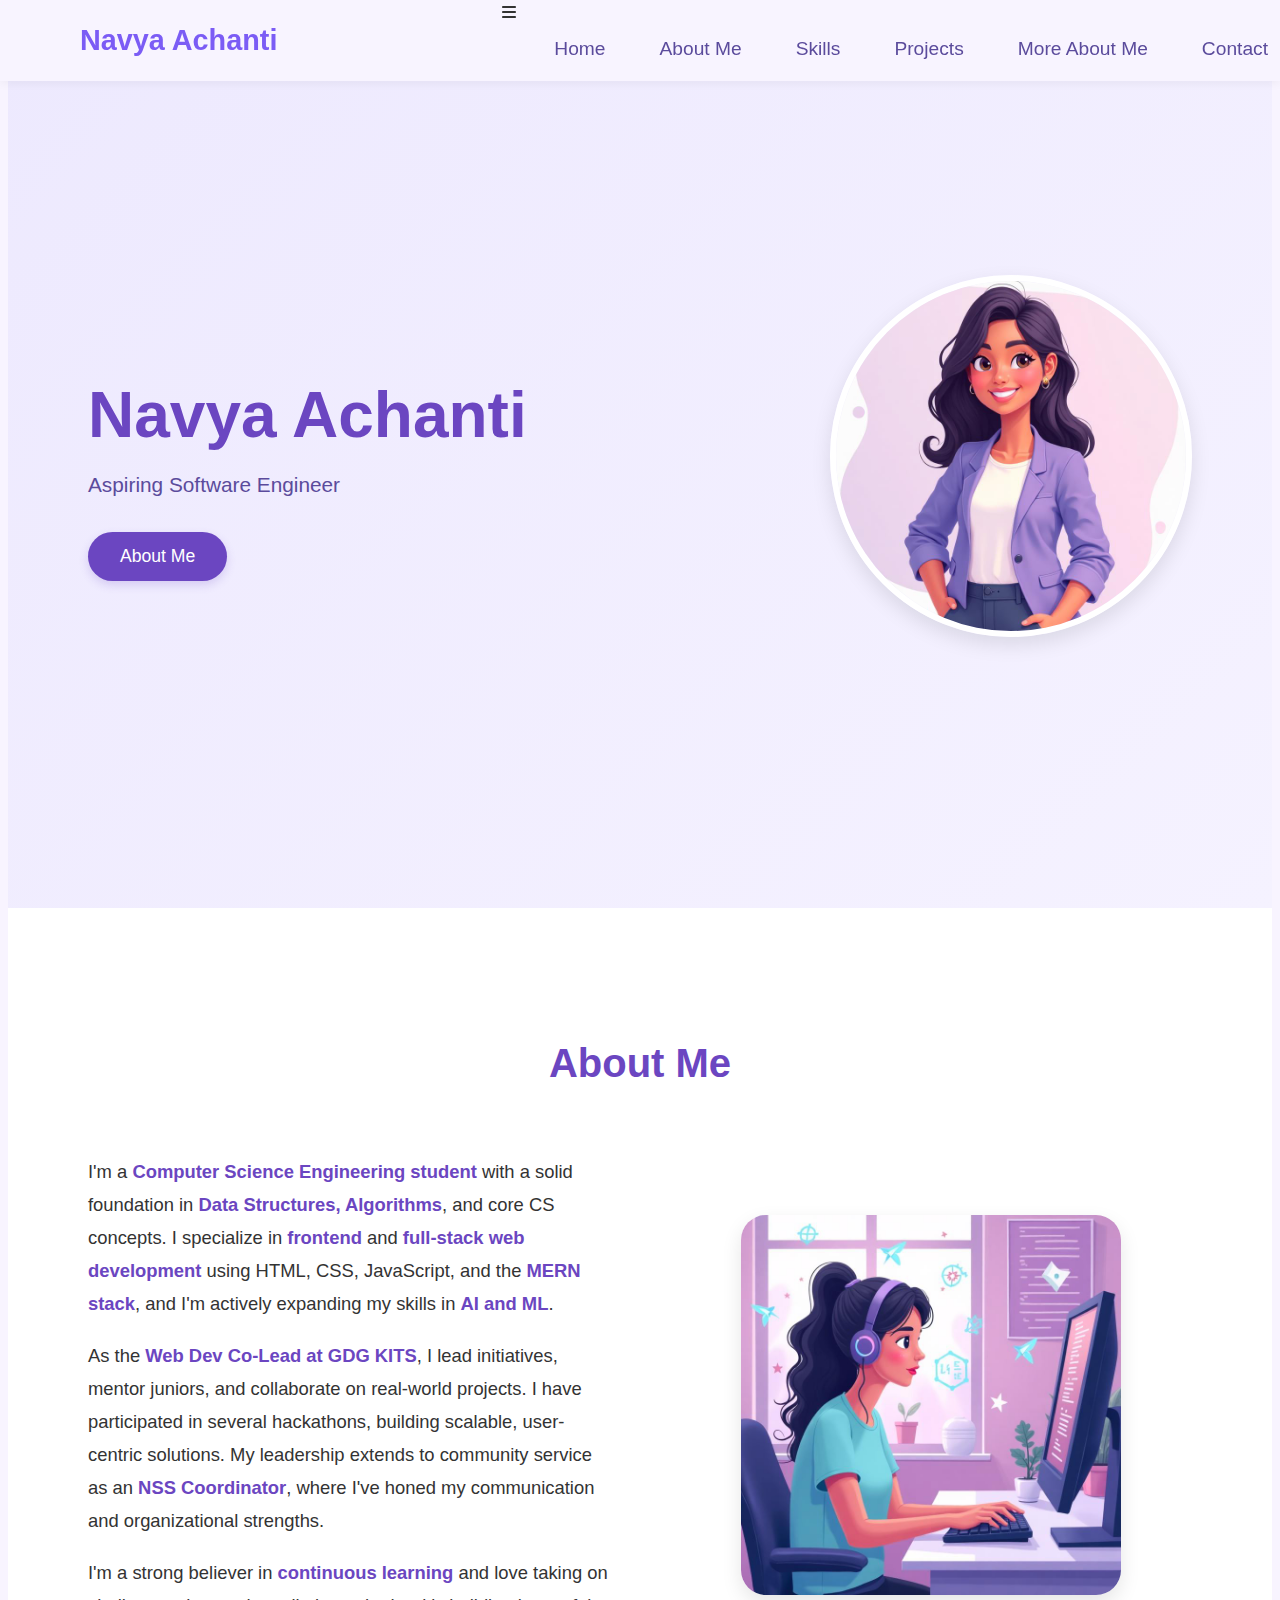
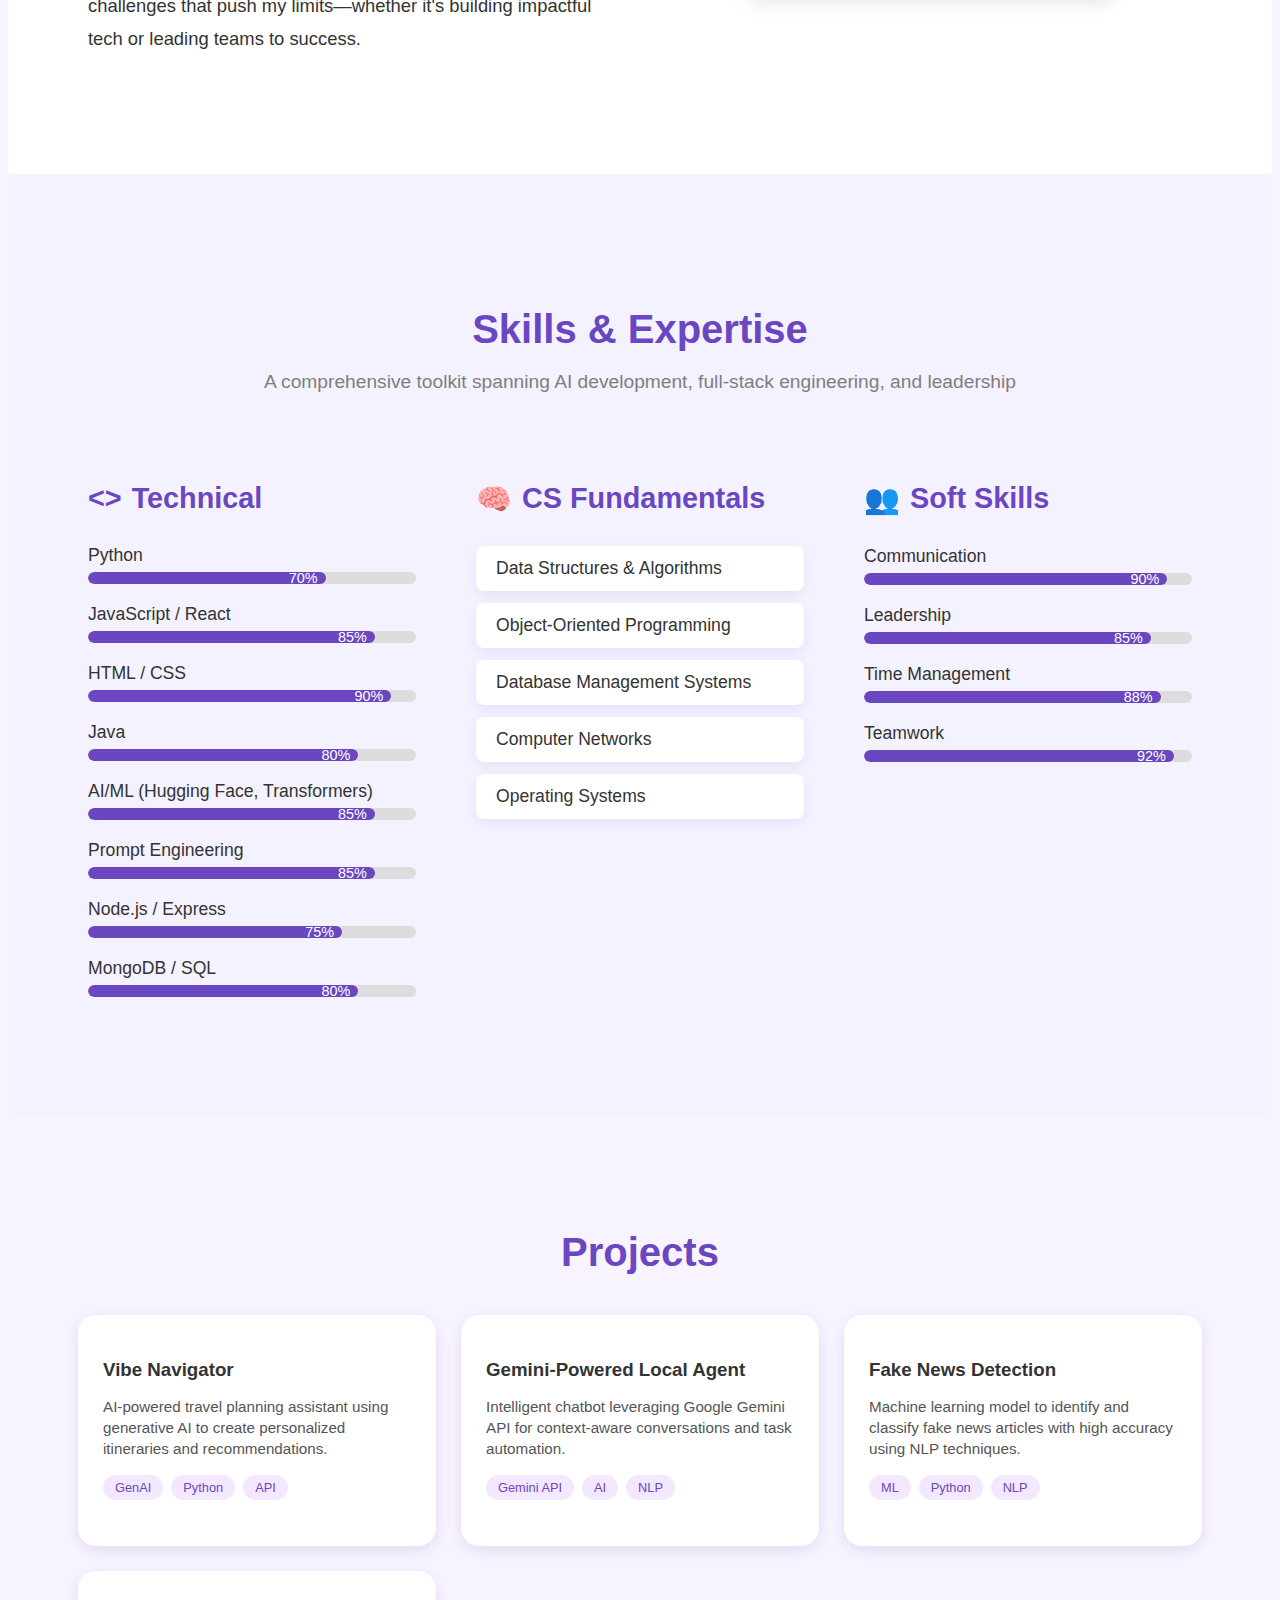
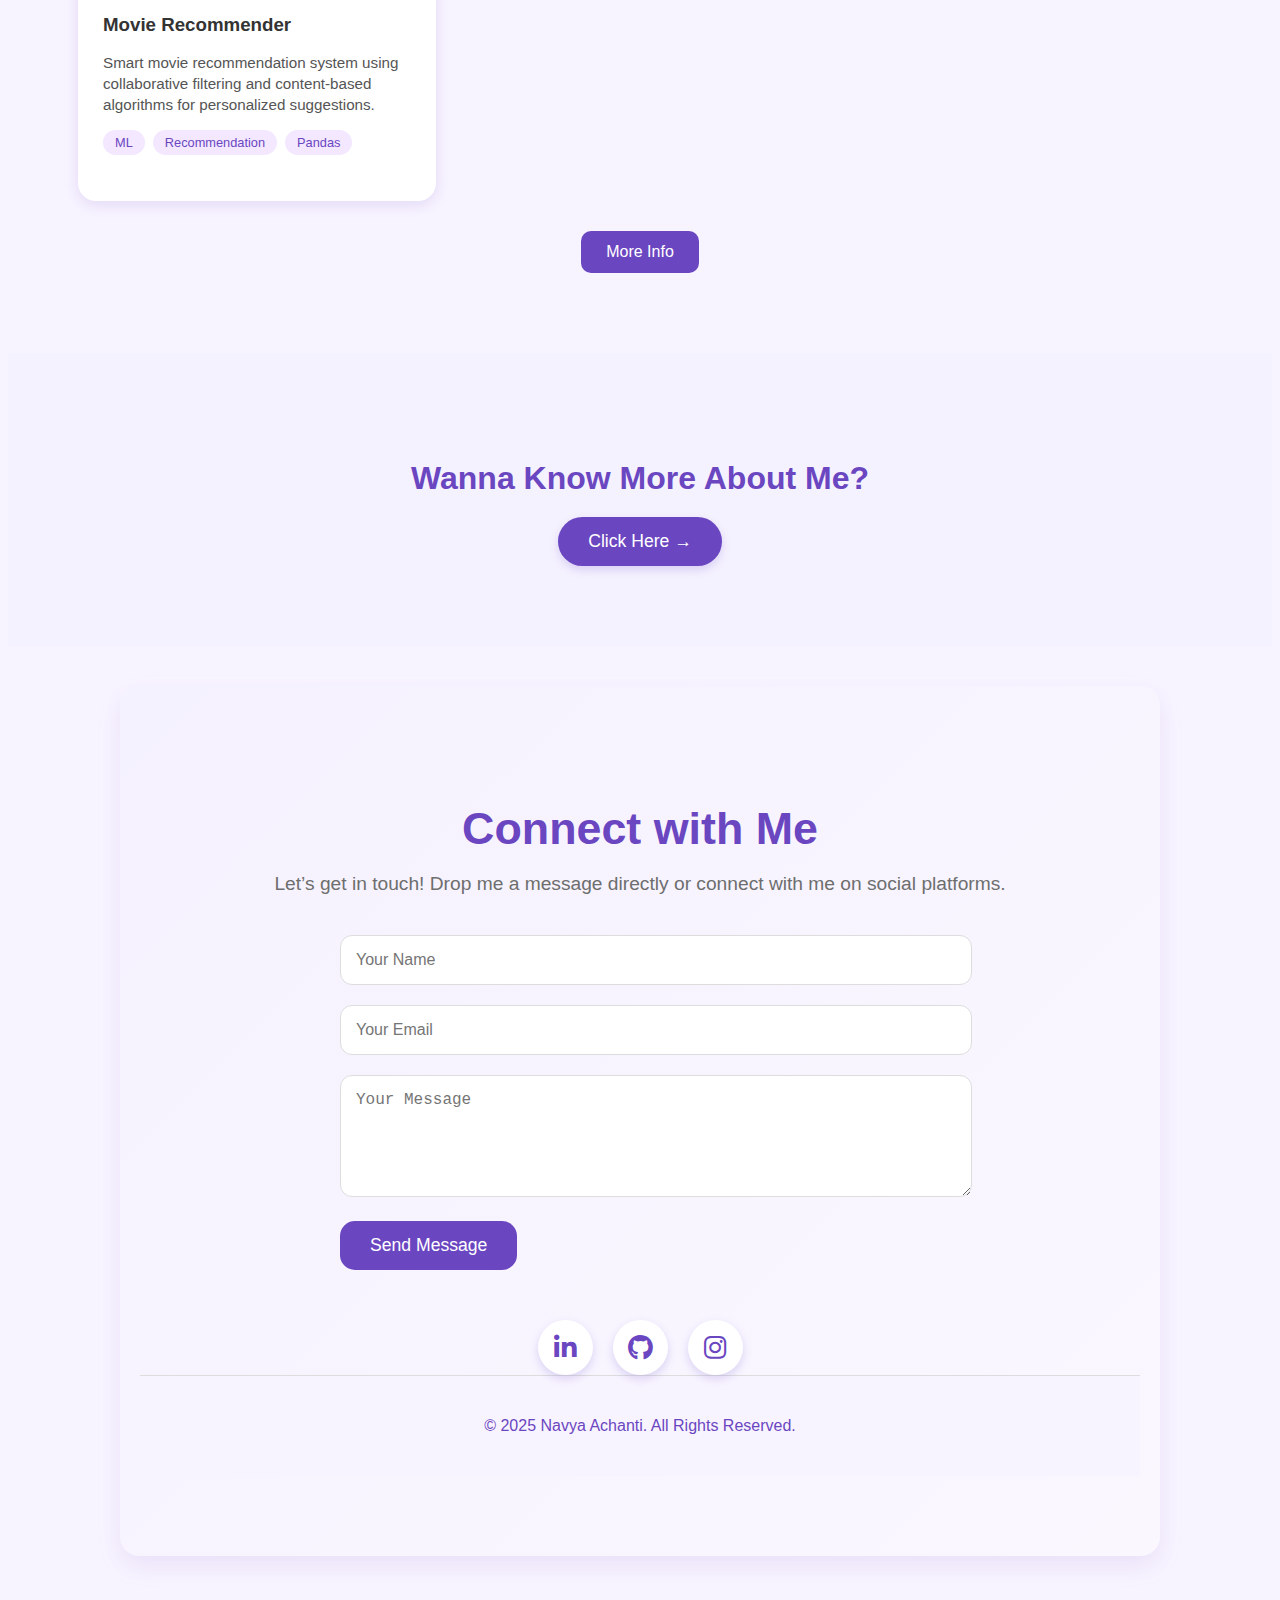
<file: index.html>
<!DOCTYPE html>
<html lang="en">
<head>
    <meta charset="UTF-8">
    <meta name="viewport" content="width=device-width, initial-scale=1.0">
    <title>Navya Portfolio</title>
    <link rel="stylesheet" href="css/style.css">
    <link rel="stylesheet" href="https://cdnjs.cloudflare.com/ajax/libs/font-awesome/6.4.0/css/all.min.css">
</head>
<body>
     <header>
  <h2>Navya Achanti</h2>
  <nav>
    <div class="menu-toggle" id="mobile-menu">
      <i class="fas fa-bars"></i>
    </div>
    <ul class="nav-list">
      <li><a href="#home">Home</a></li>
      <li><a href="#about">About Me</a></li>
      <li><a href="#skills">Skills</a></li>
      <li><a href="#projects">Projects</a></li>
      <li><a href="more-abt-me.html">More About Me</a></li>
      <li><a href="#contact">Contact</a></li>
    </ul>
  </nav>
</header>
    <main>
    
    <section id="home">
  <div class="home-text">
    <h1>Navya Achanti</h1>
    <p>Aspiring Software Engineer</p>
    <a href="#about" class="home-btn">About Me</a>
  </div>
  
  <div class="home-img">
    <img src="assets/images/profile.jpg" alt="Navya Achanti">
  </div>
</section>


    <section id="about">
  <h2>About Me</h2>
  <div class="about-content">
    <div class="about-text">
      <p>
        I'm a <strong>Computer Science Engineering student</strong> with a solid foundation in 
        <strong>Data Structures, Algorithms</strong>, and core CS concepts. I specialize in 
        <strong>frontend</strong> and <strong>full-stack web development</strong> using 
        HTML, CSS, JavaScript, and the <strong>MERN stack</strong>, and I'm actively expanding 
        my skills in <strong>AI and ML</strong>.
      </p>
      <p>
        As the <strong>Web Dev Co-Lead at GDG KITS</strong>, I lead initiatives, mentor juniors, 
        and collaborate on real-world projects. I have participated in several hackathons, 
        building scalable, user-centric solutions. My leadership extends to community service 
        as an <strong>NSS Coordinator</strong>, where I've honed my communication and 
        organizational strengths.
      </p>
      <p>
        I'm a strong believer in <strong>continuous learning</strong> and love taking on 
        challenges that push my limits—whether it's building impactful tech or leading teams to success.
      </p>
    </div>

    <div class="about-img">
      <img src="assets/images/abt-image.jpg" alt="About Navya Achanti">
    </div>
  </div>
</section>


    <section id="skills">
    <h2>Skills & Expertise</h2>
    <p class="skills-description">A comprehensive toolkit spanning AI development, full-stack engineering, and leadership</p>

    <div class="skills-grid">

        <!-- Technical Skills -->
        <div class="skills-category">
            <h3><span>&lt;&gt;</span> Technical</h3>
            <div class="skill-bar">
                <label>Python</label>
                <div class="progress">
                    <div class="progress-fill" style="width: 70%;">70%</div>
                </div>
            </div>
            <div class="skill-bar">
                <label>JavaScript / React</label>
                <div class="progress">
                    <div class="progress-fill" style="width: 85%;">85%</div>
                </div>
            </div>
            <div class="skill-bar">
                <label>HTML / CSS</label>
                <div class="progress">
                    <div class="progress-fill" style="width: 90%;">90%</div>
                </div>
            </div>
            <div class="skill-bar">
                <label>Java</label>
                <div class="progress">
                    <div class="progress-fill" style="width: 80%;">80%</div>
                </div>
            </div>
            <div class="skill-bar">
                <label>AI/ML (Hugging Face, Transformers)</label>
                <div class="progress">
                    <div class="progress-fill" style="width: 85%;">85%</div>
                </div>
            </div>
            <div class="skill-bar">
                <label>Prompt Engineering</label>
                <div class="progress">
                    <div class="progress-fill" style="width: 85%;">85%</div>
                </div>
            </div>
            <div class="skill-bar">
                <label>Node.js / Express</label>
                <div class="progress">
                    <div class="progress-fill" style="width: 75%;">75%</div>
                </div>
            </div>
            <div class="skill-bar">
                <label>MongoDB / SQL</label>
                <div class="progress">
                    <div class="progress-fill" style="width: 80%;">80%</div>
                </div>
            </div>
        </div>

        <!-- CS Fundamentals -->
        <div class="skills-category">
            <h3><span>🧠</span> CS Fundamentals</h3>
            <ul class="fundamentals-list">
                <li>Data Structures & Algorithms</li>
                <li>Object-Oriented Programming</li>
                <li>Database Management Systems</li>
                <li>Computer Networks</li>
                <li>Operating Systems</li>
            </ul>
        </div>

        <!-- Soft Skills -->
        <div class="skills-category">
            <h3><span>👥</span> Soft Skills</h3>
            <div class="skill-bar">
                <label>Communication</label>
                <div class="progress">
                    <div class="progress-fill" style="width: 90%;">90%</div>
                </div>
            </div>
            <div class="skill-bar">
                <label>Leadership</label>
                <div class="progress">
                    <div class="progress-fill" style="width: 85%;">85%</div>
                </div>
            </div>
            <div class="skill-bar">
                <label>Time Management</label>
                <div class="progress">
                    <div class="progress-fill" style="width: 88%;">88%</div>
                </div>
            </div>
            <div class="skill-bar">
                <label>Teamwork</label>
                <div class="progress">
                    <div class="progress-fill" style="width: 92%;">92%</div>
                </div>
            </div>
        </div>

    </div>
</section>


    <section id="projects">
  <h2>Projects</h2>
  <div class="project-container">

    <div class="project-card">
      <h3>Vibe Navigator</h3>
      <p>AI-powered travel planning assistant using generative AI to create personalized itineraries and recommendations.</p>
      <div class="tags">
        <span>GenAI</span><span>Python</span><span>API</span>
      </div>
      <!-- <div class="project-links">
        <a href="#" class="btn">Code</a>
        <a href="#" class="btn demo">Demo</a>
      </div> -->
    </div>

    <div class="project-card">
      <h3>Gemini-Powered Local Agent</h3>
      <p>Intelligent chatbot leveraging Google Gemini API for context-aware conversations and task automation.</p>
      <div class="tags">
        <span>Gemini API</span><span>AI</span><span>NLP</span>
      </div>
      <!-- <div class="project-links">
        <a href="#" class="btn">Code</a>
        <a href="#" class="btn demo">Demo</a>
      </div> -->
    </div>

    <div class="project-card">
      <h3>Fake News Detection</h3>
      <p>Machine learning model to identify and classify fake news articles with high accuracy using NLP techniques.</p>
      <div class="tags">
        <span>ML</span><span>Python</span><span>NLP</span>
      </div>
      <!-- <div class="project-links">
        <a href="#" class="btn">Code</a>
        <a href="#" class="btn demo">Demo</a>
      </div> -->
    </div>

    <div class="project-card">
      <h3>Movie Recommender</h3>
      <p>Smart movie recommendation system using collaborative filtering and content-based algorithms for personalized suggestions.</p>
      <div class="tags">
        <span>ML</span><span>Recommendation</span><span>Pandas</span>
      </div>
      <!-- <div class="project-links">
        <a href="#" class="btn">Code</a>
        <a href="#" class="btn demo">Demo</a>
      </div> -->
    </div>

  </div>
  <button class="more-btn"><a href="projects.html">More Info</a></button>
</section>


  <section id="more">
  <h2>Wanna Know More About Me?</h2>
  <a href="more-abt-me.html" class="cta-btn">Click Here →</a>
</section>

    <section id="contact">
  <h2>Connect with Me</h2>
  <p class="contact-description">
    Let’s get in touch! Drop me a message directly or connect with me on social platforms.
  </p>

  <!-- Contact Form -->
  <form id="contact-form" action="https://formspree.io/f/xpwjgypq" method="POST" class="contact-form">
    <div class="form-group">
      <input type="text" name="name" placeholder="Your Name" required>
    </div>
    <div class="form-group">
      <input type="email" name="email" placeholder="Your Email" required>
    </div>
    <div class="form-group">
      <textarea name="message" rows="5" placeholder="Your Message" required></textarea>
    </div>
    <button type="submit" class="btn-submit">Send Message</button>
</form>
<p id="form-status"></p>

  <!-- Social Links -->
<section id="#contact">
  <div class="socials">
  <a href="https://www.linkedin.com/in/navya-achanti-b8625925a" target="_blank" class="social-icon linkedin">
    <i class="fab fa-linkedin-in"></i>
  </a>
  <a href="https://github.com/Navyaaa2708" target="_blank" class="social-icon github">
    <i class="fab fa-github"></i>
  </a>
  <a href="https://www.instagram.com/navya___achanti/" target="_blank" class="social-icon instagram">
    <i class="fab fa-instagram"></i>
  </a>
  <!-- <a href="mailto:navyaachanti7@gmail.com" class="social-icon email">
    <i class="fas fa-envelope"></i>
  </a> -->
</div>
</section>

<footer>
  <p>© 2025 Navya Achanti. All Rights Reserved.</p>
</footer>

<script>
   const mobileMenu = document.getElementById('mobile-menu');
  const navList = document.querySelector('.nav-list');

  mobileMenu.addEventListener('click', () => {
    navList.classList.toggle('active');
  });

const navLinks = document.querySelectorAll('.nav-list li a');

  navLinks.forEach(link => {
    link.addEventListener('click', () => {
      navList.classList.remove('active');
    });
  });
  const form = document.getElementById("contact-form");
  const status = document.getElementById("form-status");

  form.addEventListener("submit", async function(event) {
    event.preventDefault(); // Stop page reload
    const data = new FormData(form);

    try {
      const response = await fetch(form.action, {
        method: form.method,
        body: data,
        headers: { 'Accept': 'application/json' }
      });

      if (response.ok) {
        status.textContent = "Thank you! Your message has been sent.";
        status.style.color = "green";
        form.reset();
      } else {
        status.textContent = "Oops! Something went wrong. Please try again.";
        status.style.color = "red";
      }
    } catch (error) {
      status.textContent = "Network error. Please try later.";
      status.style.color = "red";
    }
  });

</script>
</body>
</html>
</file>
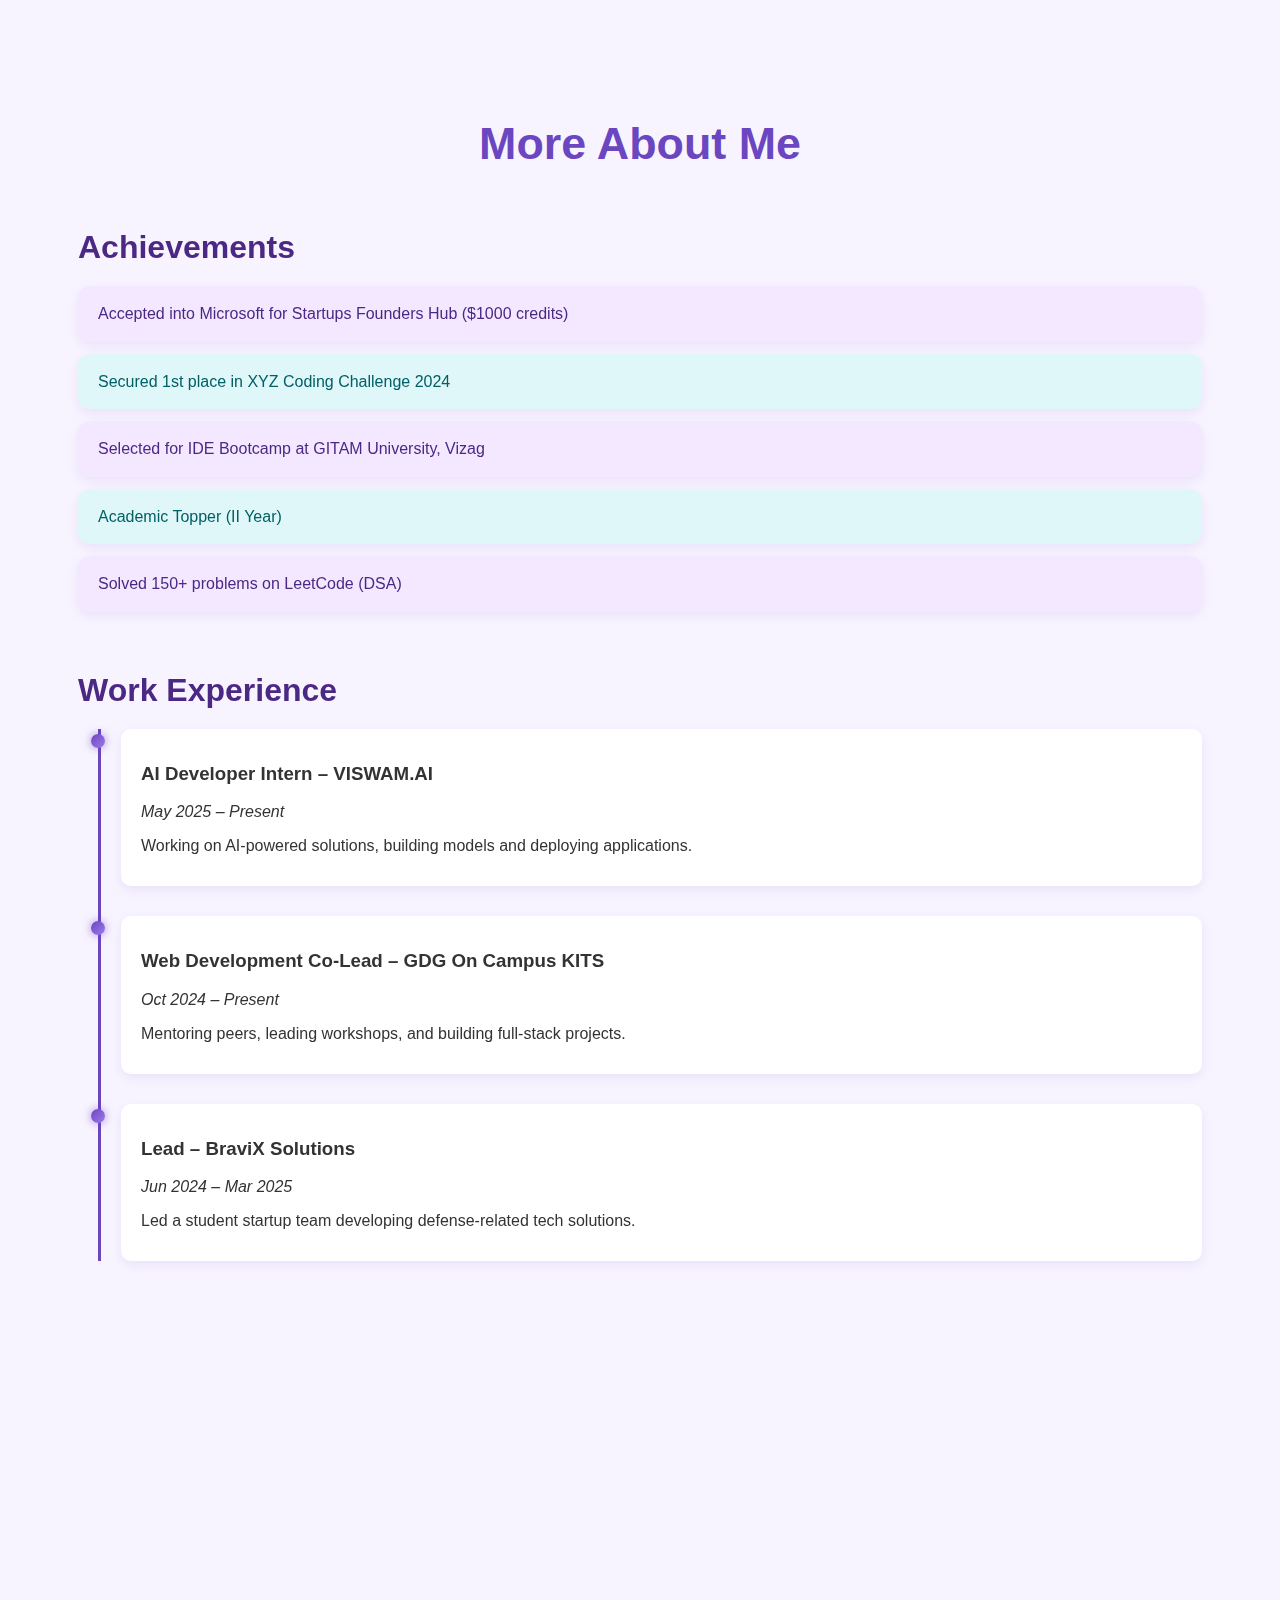
<file: more-abt-me.html>
<!DOCTYPE html>
<html lang="en">
<head>
    <meta charset="UTF-8">
    <meta name="viewport" content="width=device-width, initial-scale=1.0">
    <title>Navya Portfolio</title>
    <link rel="stylesheet" href="css/style.css">
    <link href="https://unpkg.com/aos@2.3.1/dist/aos.css" rel="stylesheet">

</head>
<body>
    <section id="more-info">
  <h1>More About Me</h1>

   <div class="background-balls">
    <span></span><span></span><span></span><span></span><span></span>
    <span></span><span></span><span></span><span></span><span></span>
  </div>

  <div class="floating-shapes">
  <span></span><span></span><span></span><span></span><span></span>
</div>

  <!-- Achievements -->
  <div class="info-section achievements" data-aos="fade-up">
    <h2>Achievements</h2>
    <ul>
      <li>Accepted into Microsoft for Startups Founders Hub ($1000 credits)</li>
      <li>Secured 1st place in XYZ Coding Challenge 2024</li>
      <li>Selected for IDE Bootcamp at GITAM University, Vizag</li>
      <li>Academic Topper (II Year)</li>
      <li>Solved 150+ problems on LeetCode (DSA)</li>
    </ul>
  </div>

  <!-- Work Experience -->
  <div class="info-section experience" data-aos="fade-right">
    <h2>Work Experience</h2>
    <div class="timeline">
      <div class="timeline-item">
        <span class="dot"></span>
        <div class="timeline-content">
          <h3>AI Developer Intern – VISWAM.AI</h3>
          <p><em>May 2025 – Present</em></p>
          <p>Working on AI-powered solutions, building models and deploying applications.</p>
        </div>
      </div>
      <div class="timeline-item">
        <span class="dot"></span>
        <div class="timeline-content">
          <h3>Web Development Co-Lead – GDG On Campus KITS</h3>
          <p><em>Oct 2024 – Present</em></p>
          <p>Mentoring peers, leading workshops, and building full-stack projects.</p>
        </div>
      </div>
      <div class="timeline-item">
        <span class="dot"></span>
        <div class="timeline-content">
          <h3>Lead – BraviX Solutions</h3>
          <p><em>Jun 2024 – Mar 2025</em></p>
          <p>Led a student startup team developing defense-related tech solutions.</p>
        </div>
      </div>
    </div>
  </div>

  <!-- Hackathons -->
  <div class="info-section hackathons" data-aos="fade-left">
    <h2>Hackathons</h2>
    <ul>
      <li><strong>Generative AI Hackathon 2025</strong> – Winner</li>
      <li><strong>India Hackathon 2025</strong> – Finalist</li>
      <li><strong>Google Agentic Day Hackathon 2025</strong> – Participant</li>
      <li><strong>Hack The Future 2024</strong> – AI-powered resume analyzer (24 hrs)</li>
      <li><strong>Innovate India 2023</strong> – Real-time disaster management app</li>
    </ul>
  </div>

  <!-- Certifications -->
  <div class="info-section certifications" data-aos="zoom-in">
    <h2>Certifications</h2>
    <ul>
      <li>Pega Certified System Architect</li>
      <li>NPTEL – Programming in C (Elite Silver)</li>
      <li>NPTEL – Programming in Java</li>
      <li>Udemy – 100 Days of Code: Python Pro Bootcamp</li>
      <li>Deep Learning Specialization – Coursera</li>
      <li>Frontend Web Development – freeCodeCamp</li>
    </ul>
  </div>

  <!-- Interests -->
  <div class="info-section interests" data-aos="fade-up">
    <h2>Interests</h2>
    <p>Cooking, Fascinated by learning new things, Artificial Intelligence, Open Source, Hackathons</p>
  </div>
</section>

<script src="https://unpkg.com/aos@2.3.1/dist/aos.js"></script>
<script>
  AOS.init({ duration: 1000, once: true });
</script>


</body>
</html>
</file>
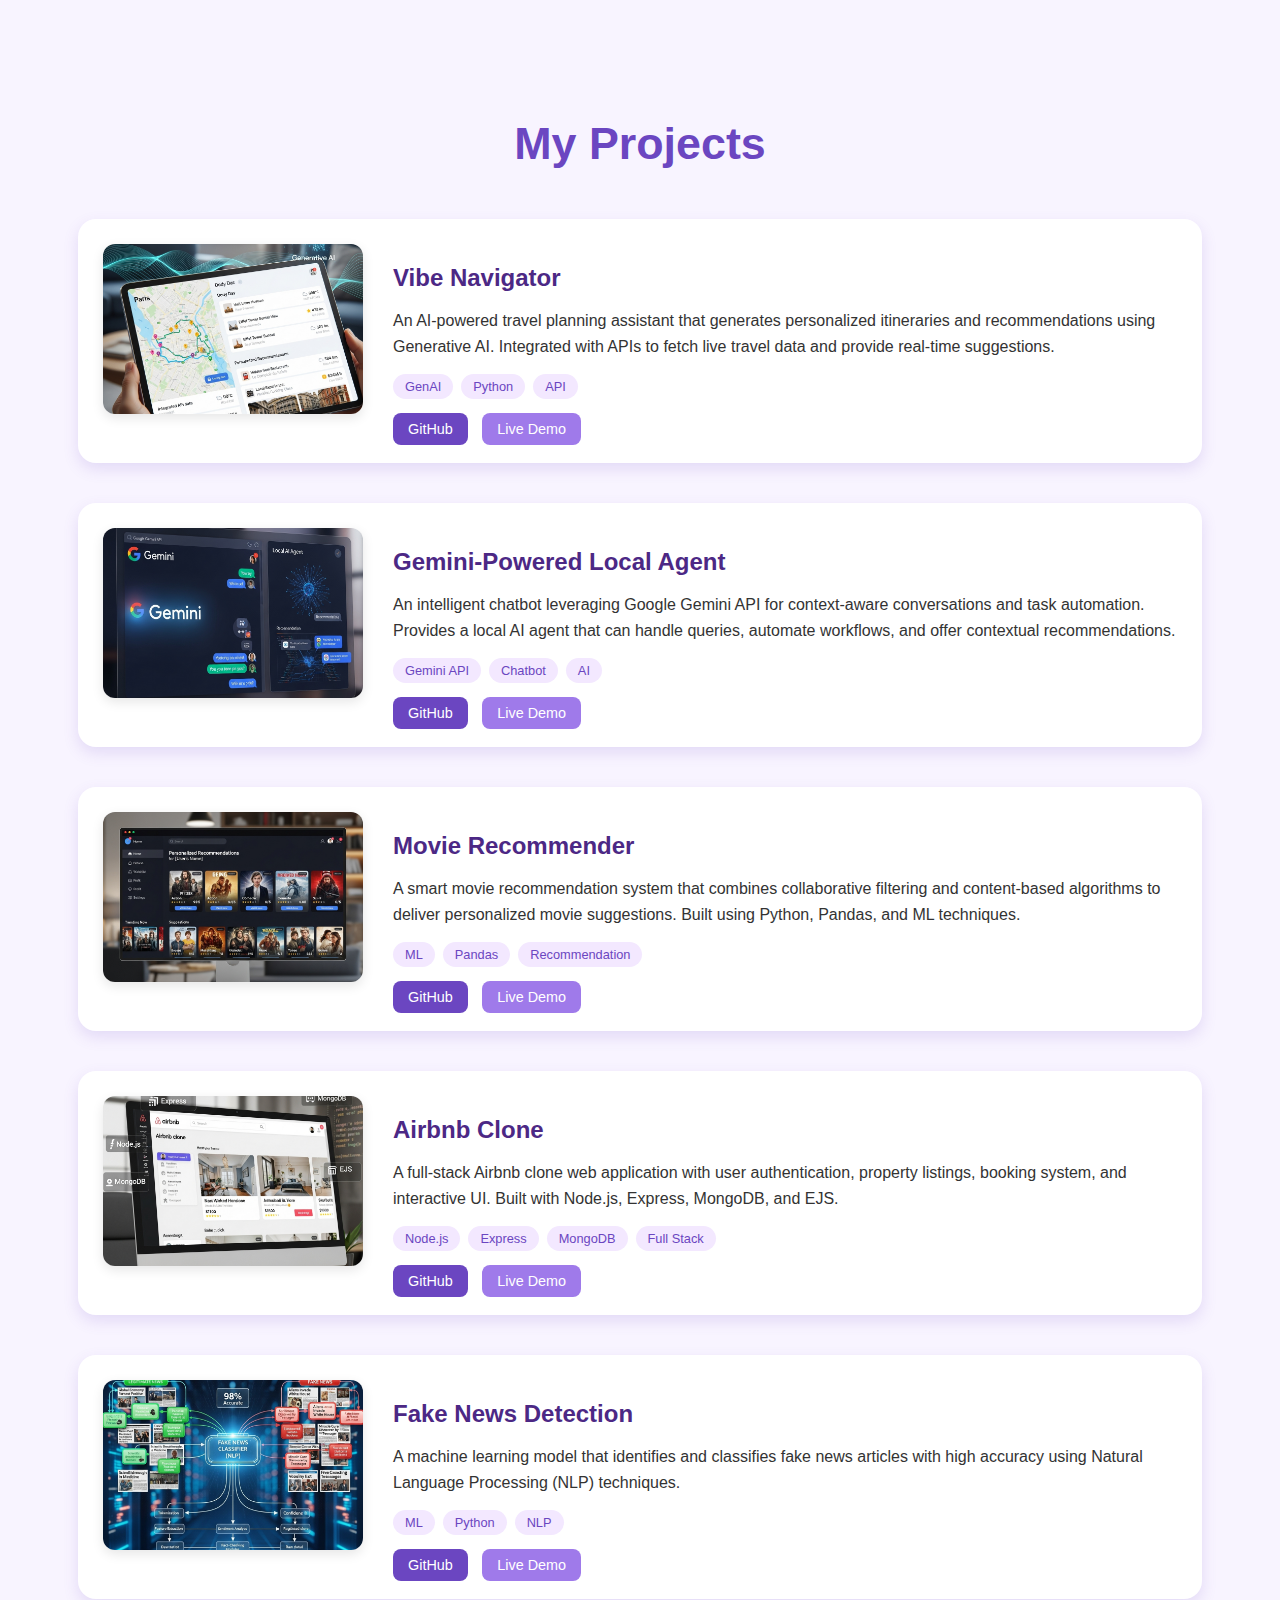
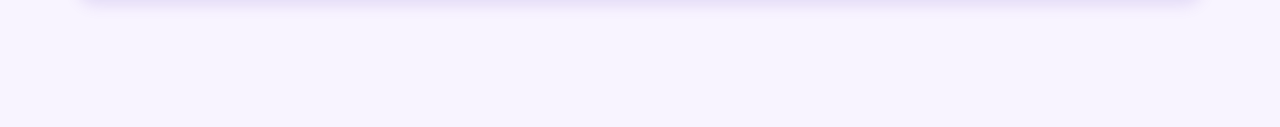
<file: projects.html>
<!DOCTYPE html>
<html lang="en">
<head>
    <meta charset="UTF-8">
    <meta name="viewport" content="width=device-width, initial-scale=1.0">
    <title>Navya Portfolio</title>
    <link rel="stylesheet" href="css/style.css">
</head>
<body>
    <section id="projects-detailed">
  <h1>My Projects</h1>

  <!-- Project 1 -->
  <div class="project-detail-card">
    <img src="assets/images/projects/vibe-navigator.png" alt="Vibe Navigator">
    <div class="project-info">
      <h2>Vibe Navigator</h2>
      <p>
        An AI-powered travel planning assistant that generates personalized itineraries 
        and recommendations using Generative AI. Integrated with APIs to fetch live 
        travel data and provide real-time suggestions.
      </p>
      <div class="tags">
        <span>GenAI</span><span>Python</span><span>API</span>
      </div>
      <div class="links">
        <a href="https://github.com/Navyaaa2708/vibe-navigator-Backend-" target="_blank" class="btn">GitHub</a>
        <a href="#" target="_blank" class="btn demo">Live Demo</a>
      </div>
    </div>
  </div>

  <!-- Project 2 -->
  <div class="project-detail-card">
    <img src="assets/images/projects/gemini-agent.png" alt="Gemini Agent">
    <div class="project-info">
      <h2>Gemini-Powered Local Agent</h2>
      <p>
        An intelligent chatbot leveraging Google Gemini API for context-aware 
        conversations and task automation. Provides a local AI agent that can 
        handle queries, automate workflows, and offer contextual recommendations.
      </p>
      <div class="tags">
        <span>Gemini API</span><span>Chatbot</span><span>AI</span>
      </div>
      <div class="links">
        <a href="https://github.com/Navyaaa2708/gemini-web-agent" target="_blank" class="btn">GitHub</a>
        <a href="#" target="_blank" class="btn demo">Live Demo</a>
      </div>
    </div>
  </div>

  <!-- Project 3 -->
  <div class="project-detail-card">
    <img src="assets/images/projects/movie-recommender.png" alt="Movie Recommender">
    <div class="project-info">
      <h2>Movie Recommender</h2>
      <p>
        A smart movie recommendation system that combines collaborative filtering and 
        content-based algorithms to deliver personalized movie suggestions. Built using Python, Pandas, and ML techniques.
      </p>
      <div class="tags">
        <span>ML</span><span>Pandas</span><span>Recommendation</span>
      </div>
      <div class="links">
        <a href="https://github.com/Navyaaa2708/MLRecommendationPandas" target="_blank" class="btn">GitHub</a>
        <a href="#" target="_blank" class="btn demo">Live Demo</a>
      </div>
    </div>
</div>

  <div class="project-detail-card">
    <img src="assets/images/projects/airbnb.png" alt="Airbnb Clone">
    <div class="project-info">
      <h2>Airbnb Clone</h2>
      <p>
        A full-stack Airbnb clone web application with user authentication, property listings, 
        booking system, and interactive UI. Built with Node.js, Express, MongoDB, and EJS.
      </p>
      <div class="tags">
        <span>Node.js</span><span>Express</span><span>MongoDB</span><span>Full Stack</span>
      </div>
      <div class="links">
        <a href="https://github.com/Navyaaa2708/airbnb-clone" target="_blank" class="btn">GitHub</a>
        <a href="#" target="_blank" class="btn demo">Live Demo</a>
      </div>
    </div>
  </div>

  <div class="project-detail-card">
    <img src="assets/images/projects/fake-news.png" alt="Fake News Detection">
    <div class="project-info">
      <h2>Fake News Detection</h2>
      <p>
        A machine learning model that identifies and classifies fake news articles 
        with high accuracy using Natural Language Processing (NLP) techniques.
      </p>
      <div class="tags">
        <span>ML</span><span>Python</span><span>NLP</span>
      </div>
      <div class="links">
        <a href="https://github.com/Navyaaa2708/fake-news-detection" target="_blank" class="btn">GitHub</a>
        <a href="#" target="_blank" class="btn demo">Live Demo</a>
      </div>
    </div>
  </div>
</section>

</body>
</html>
</file>
<file: css/style.css>
body{
    background-color: #f8f4ff;
    font-family: Verdana, Geneva, Tahoma, sans-serif;
    color: #333333;
}

/* h2{
    padding-left: 80px;
    font-size: 1.6rem;
} */

/* Navbar Container */
header{
    position: fixed;
    top: 0;
    left: 0;
    width: 100%;
    background-color: #f8f4ff;
    display: flex;
    justify-content: space-between;
    align-items: center;
    box-shadow: 0 2px 10px rgba(0, 0, 0, 0.05);
    z-index: 1000; 
}

/* Logo Name */
header h2{
    padding-left: 80px;
    font-size: 1.8rem;
    font-weight: bold;
    color: #7b5cf5;
    padding-left: 80px;
}

/* Navbar Links */
header nav ul{
    list-style: none;
    display: flex;
    gap: 30px;
}

header nav ul li a{
    color: #5b4b9c;
    text-decoration: none;
    font-weight: 500;
    font-size: 1.2rem;
    padding: 8px 12px;
    transition: background-color 0.3s ease, color 0.3s ease;
}

header nav ul li a:hover{
    /* background-color: #7b5cf5; */
    color: #7b5cf5;
    /* border-radius: 20px; */
}

@media screen and(max-width: 768px) {
    header nav ul{
        display: none;
    }
}


/* Landing section */
/* Home / Hero Section */
#home {
  height: 100vh;
  display: flex;
  justify-content: space-between;
  align-items: center;
  padding: 0 80px;
  background: linear-gradient(135deg, #ede9fe, #f5f2ff);
  color: #1e1e2f;
  position: relative;
}

.home-text {
  max-width: 600px;
}

#home h1 {
  font-size: 4rem;
  font-weight: bold;
  color: #6b46c1;
  margin-bottom: 15px;
}

#home p {
  font-size: 1.3rem;
  color: #5b4b9c;
  margin-bottom: 35px;
}

.home-btn {
  display: inline-block;
  padding: 14px 32px;
  background: #6b46c1;
  color: #fff;
  font-size: 1.1rem;
  text-decoration: none;
  border-radius: 50px;
  font-weight: 500;
  transition: all 0.3s ease;
  box-shadow: 0 4px 10px rgba(107, 70, 193, 0.2);
}

.home-btn:hover {
  background: #5632a8;
  transform: translateY(-3px);
}

/* Profile Image */
.home-img img {
  width: 350px;
  height: 350px;
  border-radius: 50%;
  object-fit: cover;
  border: 6px solid #fff;
  box-shadow: 0 8px 20px rgba(0,0,0,0.1);
  animation: float 6s ease-in-out infinite;
}

@keyframes float {
  0%, 100% { transform: translateY(0px); }
  50% { transform: translateY(-15px); }
}

/* Responsive */
@media screen and (max-width: 1024px) {
  #home {
    flex-direction: column-reverse;
    text-align: center;
    padding: 50px 20px;
  }

  .home-img img {
    margin-top: 20px;
    width: 280px;
    height: 280px;
  }
}
/* About Section */
#about {
  padding: 100px 80px;
  background: #fff;
}

#about h2 {
  font-size: 2.5rem;
  text-align: center;
  color: #6b46c1;
  margin-bottom: 50px;
  font-weight: bold;
}

.about-content {
  display: flex;
  justify-content: space-between;
  align-items: center;
  gap: 60px;
  flex-wrap: wrap;
}

.about-text {
  flex: 1;
  font-size: 1.15rem;
  line-height: 1.8;
  color: #333;
}

.about-text strong {
  color: #6b46c1;
  font-weight: 600;
}

.about-img {
  flex: 1;
  display: flex;
  justify-content: center;
}

.about-img img {
  width: 380px;
  height: 380px;
  border-radius: 25px;
  object-fit: cover;
  box-shadow: 0 8px 20px rgba(0,0,0,0.1);
  transition: transform 0.4s ease;
}

.about-img img:hover {
  transform: scale(1.05);
}

/* Responsive */
@media screen and (max-width: 1024px) {
  .about-content {
    flex-direction: column;
    text-align: center;
  }

  .about-text {
    padding: 0 10px;
  }

  .about-img img {
    margin-top: 30px;
    width: 300px;
    height: 300px;
  }
}

/* Overall Skills Section Styling */
#skills {
    padding: 100px 80px;
    background-color: #f5f2ff;
    color: #333;
}

#skills h2 {
    font-size: 2.5rem;
    font-weight: bold;
    text-align: center;
    color: #6b46c1;
    margin-bottom: 10px;
}

.skills-description {
    text-align: center;
    color: #7e7e7e;
    font-size: 1.2rem;
    margin-bottom: 60px;
}

.skills-grid {
    display: grid;
    grid-template-columns: repeat(auto-fit, minmax(320px, 1fr));
    gap: 60px;
    align-items: start;
}

.skills-category h3 {
    font-size: 1.8rem;
    font-weight: bold;
    color: #6b46c1;
    margin-bottom: 30px;
    display: flex;
    align-items: center;
    gap: 10px;
}

.fundamentals-list {
    list-style-type: none;
    padding: 0;
}

.fundamentals-list li {
    background-color: #ffffff;
    padding: 12px 20px;
    margin-bottom: 12px;
    border-radius: 8px;
    box-shadow: 0 4px 12px rgba(107, 70, 193, 0.1);
    font-size: 1.1rem;
}

.skill-bar {
    margin-bottom: 20px;
}

.skill-bar label {
    display: block;
    font-weight: 500;
    margin-bottom: 6px;
    font-size: 1.1rem;
}

.progress {
    background-color: #ddd;
    border-radius: 10px;
    overflow: hidden;
    height: 12px;
}

.progress-fill {
    background-color: #6b46c1;
    height: 100%;
    text-align: right;
    padding-right: 8px;
    color: white;
    font-size: 0.9rem;
    border-radius: 10px;
    line-height: 12px;
}

/* Responsive Design */
@media screen and (max-width: 900px) {
    .skills-grid {
        grid-template-columns: 1fr;
    }
}


#projects {
  padding: 80px 70px;
  text-align: center;
}

#projects h2 {
  font-size: 2.5rem;
  margin-bottom: 40px;
  color: #6b46c1;
  font-weight: bold;
}

.project-container {
  display: grid;
  grid-template-columns: repeat(auto-fit, minmax(300px, 1fr));
  gap: 25px;
}

.project-card {
  background: #ffffff;
  padding: 25px;
  border-radius: 18px;
  box-shadow: 0 4px 15px rgba(107, 70, 193, 0.15);
  transition: transform 0.3s ease, box-shadow 0.3s ease;
  text-align: left;
}

.project-card:hover {
  transform: translateY(-8px);
  box-shadow: 0 8px 20px rgba(107, 70, 193, 0.25);
}

.project-card h3 {
  color: #333;
  margin-bottom: 10px;
}

.project-card p {
  color: #555;
  margin-bottom: 15px;
  font-size: 0.95rem;
  line-height: 1.4;
}

.tags {
  margin-bottom: 15px;
}

.tags span {
  display: inline-block;
  background: #f3e8ff;
  color: #6b46c1;
  font-size: 0.8rem;
  padding: 5px 12px;
  border-radius: 20px;
  margin-right: 6px;
  margin-bottom: 6px;
}

/* .project-links {
  display: flex;
  gap: 12px;
} */

/* .btn {
  text-decoration: none;
  padding: 8px 15px;
  border-radius: 8px;
  background: #6b46c1;
  color: white;
  font-size: 0.9rem;
  transition: background 0.3s ease;
}

.btn.demo {
  background: #9f7aea;
}

.btn:hover {
  background: #4c2885;
} */

.more-btn {
  margin-top: 30px;
  background: #6b46c1;
  color: white;
  border: none;
  padding: 12px 25px;
  border-radius: 10px;
  font-size: 1rem;
  transition: background 0.3s ease;
}

.more-btn a {
  color: white;
  text-decoration: none;
}

.more-btn:hover {
  background: #4c2885;
}

#more {
  text-align: center;
  padding: 40px 20px;
  background: #f9f9f9;
}

#more p {
  font-size: 1.2rem;
  margin-bottom: 15px;
  color: #333;
}

#more {
  text-align: center;
  padding: 80px 20px;  /* same spacing as projects */
  background: #f5f2ff; /* matches your contact/projects vibe */
}

#more h2 {
  font-size: 2rem;
  color: #6b46c1;
  margin-bottom: 20px;
}

.cta-btn {
  display: inline-block;
  padding: 14px 30px;
  background: #6b46c1;
  color: #fff;
  font-size: 1.1rem;
  text-decoration: none;
  border-radius: 50px;
  font-weight: 500;
  transition: all 0.3s ease;
  box-shadow: 0 4px 10px rgba(107, 70, 193, 0.2);
}

.cta-btn:hover {
  background: #5632a8;
  transform: translateY(-3px);
}


/* Contact Section */
#contact {
  text-align: center;
  padding: 80px 20px;
  background: linear-gradient(135deg, #f5f2ff, #faf7ff);
  color: #333;
  border-radius: 20px;
  margin: 40px auto;
  max-width: 1000px;
  box-shadow: 0 10px 25px rgba(107, 70, 193, 0.1);
}

#contact h2 {
  font-size: 2.8rem;
  color: #6b46c1;
  margin-bottom: 15px;
  font-weight: bold;
}

.contact-description {
  font-size: 1.2rem;
  color: #6e6e6e;
  margin-bottom: 40px;
}

/* Contact Form */
.contact-form {
  max-width: 600px;
  margin: 0 auto 50px auto;
  text-align: left;
}

.contact-form .form-group {
  margin-bottom: 20px;
}

.contact-form input,
.contact-form textarea {
  width: 100%;
  padding: 15px;
  border: 1.5px solid #ddd;
  border-radius: 12px;
  font-size: 1rem;
  transition: border 0.3s ease, box-shadow 0.3s ease;
}

.contact-form input:focus,
.contact-form textarea:focus {
  border-color: #6b46c1;
  box-shadow: 0 0 10px rgba(107, 70, 193, 0.2);
  outline: none;
}

.btn-submit {
  display: inline-block;
  background: #6b46c1;
  color: white;
  font-size: 1.1rem;
  padding: 14px 30px;
  border-radius: 15px;
  border: none;
  cursor: pointer;
  transition: background 0.3s ease, transform 0.2s ease;
}

.btn-submit:hover {
  background: #553090;
  transform: translateY(-3px);
}

/* Social Links */
.socials {
    display: flex;
    justify-content: center;
    gap: 20px;
    margin-top: 30px;
}

.social-icon {
    display: flex;
    align-items: center;
    justify-content: center;
    width: 55px;
    height: 55px;
    border-radius: 50%;
    background: #ffffff;
    color: #6b46c1;
    font-size: 1.6rem;
    box-shadow: 0 4px 10px rgba(107, 70, 193, 0.2);
    transition: all 0.3s ease;
    text-decoration: none;
}

.social-icon:hover {
    transform: translateY(-6px);
    background: #6b46c1;
    color: #ffffff;
}


/* Footer */
footer {
  background-color: #f8f4ff;
  text-align: center;
  padding: 25px 20px;
  font-size: 1rem;
  color: #6b46c1;
  font-weight: 500;
  border-top: 1px solid #ddd;
}

#form-status {
  margin-top: 15px;
  font-size: 1rem;
  font-weight: 500;
}

#more-info {
  padding: 80px 70px;
  background: linear-gradient(135deg, #f8f4ff, #ede9fe);
}

#more-info h1 {
  text-align: center;
  font-size: 2.8rem;
  color: #6b46c1;
  margin-bottom: 60px;
  animation: fadeInDown 1s ease-in-out;
}

/* Section Headings */
.info-section h2 {
  font-size: 2rem;
  margin-bottom: 20px;
  color: #4c2885;
  position: relative;
}

.info-section {
  margin-bottom: 60px;
  animation: fadeInUp 1s ease;
}

.info-section ul {
  list-style: none;
  padding: 0;
}

.info-section ul li {
  background: #ffffff;
  padding: 15px 20px;
  margin-bottom: 12px;
  border-radius: 12px;
  box-shadow: 0 4px 12px rgba(107, 70, 193, 0.1);
  line-height: 1.6;
  transition: transform 0.3s ease, box-shadow 0.3s ease;
}

.info-section ul li:hover {
  transform: translateX(8px);
  box-shadow: 0 6px 15px rgba(107, 70, 193, 0.2);
}

/* Timeline Style */
.timeline {
  position: relative;
  margin-left: 20px;
  border-left: 3px solid #6b46c1;
  padding-left: 20px;
}

.timeline-item {
  margin-bottom: 30px;
  position: relative;
}

.timeline-item .dot {
  width: 14px;
  height: 14px;
  background: #6b46c1;
  border-radius: 50%;
  position: absolute;
  left: -30px;
  top: 5px;
}

.timeline-content {
  background: #fff;
  padding: 15px 20px;
  border-radius: 10px;
  box-shadow: 0 4px 12px rgba(107, 70, 193, 0.1);
  transition: transform 0.3s ease;
}

.timeline-content:hover {
  transform: translateY(-5px);
}

/* Animations */
@keyframes fadeInDown {
  from { opacity: 0; transform: translateY(-20px); }
  to { opacity: 1; transform: translateY(0); }
}

@keyframes fadeInUp {
  from { opacity: 0; transform: translateY(20px); }
  to { opacity: 1; transform: translateY(0); }
}

/* Responsive */
@media screen and (max-width: 768px) {
  #more-info {
    padding: 50px 20px;
  }
  .timeline {
    border-left: none;
    padding-left: 0;
  }
  .timeline-item .dot {
    display: none;
  }
}

/* Animated gradient background */
#more-info {
  position: relative;
  padding: 80px 70px;
  background: linear-gradient(-45deg, #f8f4ff, #ede9fe, #e0c3fc, #8ec5fc);
  background-size: 400% 400%;
  animation: gradientMove 15s ease infinite;
  overflow: hidden;
}

@keyframes gradientMove {
  0% { background-position: 0% 50%; }
  50% { background-position: 100% 50%; }
  100% { background-position: 0% 50%; }
}

/* Floating shapes for fun */
.floating-shapes span {
  position: absolute;
  display: block;
  width: 20px;
  height: 20px;
  background: rgba(107, 70, 193, 0.2);
  border-radius: 50%;
  animation: floatUp 12s linear infinite;
  bottom: -50px;
}

.floating-shapes span:nth-child(1) { left: 10%; width: 25px; height: 25px; animation-duration: 8s; }
.floating-shapes span:nth-child(2) { left: 30%; width: 20px; height: 20px; animation-duration: 10s; }
.floating-shapes span:nth-child(3) { left: 50%; width: 30px; height: 30px; animation-duration: 12s; }
.floating-shapes span:nth-child(4) { left: 70%; width: 15px; height: 15px; animation-duration: 9s; }
.floating-shapes span:nth-child(5) { left: 90%; width: 22px; height: 22px; animation-duration: 11s; }

@keyframes floatUp {
  0% { transform: translateY(0) scale(1); opacity: 0.6; }
  50% { opacity: 1; }
  100% { transform: translateY(-800px) scale(0.8); opacity: 0; }
}

.info-section ul li:nth-child(odd) {
  background: #f3e8ff;
  color: #4c2885;
}
.info-section ul li:nth-child(even) {
  background: #e0f7fa;
  color: #006064;
}
.timeline-item .dot {
  background: linear-gradient(135deg, #6b46c1, #9f7aea);
  box-shadow: 0 0 10px rgba(111, 66, 193, 0.6);
}

#more-info {
  position: relative;
  padding: 80px 70px;
  background: #f8f4ff; /* Light pastel background */
  overflow: hidden;
  z-index: 1;
}

#more-info h1 {
  text-align: center;
  font-size: 2.8rem;
  color: #6b46c1;
  margin-bottom: 60px;
  position: relative;
  z-index: 2;
}

/* Floating balls background */
.background-balls {
  position: absolute;
  top: 0;
  left: 0;
  width: 100%;
  height: 100%;
  overflow: hidden;
  z-index: 0;
}

.background-balls span {
  position: absolute;
  display: block;
  border-radius: 50%;
  background: rgba(107, 70, 193, 0.15); /* soft purple */
  animation: floatBalls 20s linear infinite;
  bottom: -150px;
}

/* Different sizes and positions */
.background-balls span:nth-child(1) { left: 10%; width: 80px; height: 80px; animation-duration: 25s; }
.background-balls span:nth-child(2) { left: 25%; width: 50px; height: 50px; animation-duration: 18s; }
.background-balls span:nth-child(3) { left: 40%; width: 100px; height: 100px; animation-duration: 22s; }
.background-balls span:nth-child(4) { left: 60%; width: 60px; height: 60px; animation-duration: 20s; }
.background-balls span:nth-child(5) { left: 75%; width: 40px; height: 40px; animation-duration: 15s; }
.background-balls span:nth-child(6) { left: 90%; width: 90px; height: 90px; animation-duration: 30s; }
.background-balls span:nth-child(7) { left: 15%; width: 120px; height: 120px; animation-duration: 28s; }
.background-balls span:nth-child(8) { left: 35%; width: 70px; height: 70px; animation-duration: 19s; }
.background-balls span:nth-child(9) { left: 55%; width: 55px; height: 55px; animation-duration: 24s; }
.background-balls span:nth-child(10) { left: 80%; width: 65px; height: 65px; animation-duration: 26s; }

/* Floating animation */
@keyframes floatBalls {
  0% {
    transform: translateY(0) scale(1);
    opacity: 0.6;
  }
  50% {
    opacity: 1;
    transform: translateY(-50vh) scale(1.1);
  }
  100% {
    transform: translateY(-100vh) scale(0.9);
    opacity: 0;
  }
}

#projects-detailed {
  padding: 80px 70px;
  background: #f8f4ff;
}

#projects-detailed h1 {
  text-align: center;
  font-size: 2.8rem;
  color: #6b46c1;
  margin-bottom: 50px;
}

.project-detail-card {
  display: flex;
  align-items: flex-start;
  gap: 30px;
  background: #ffffff;
  padding: 25px;
  border-radius: 18px;
  margin-bottom: 40px;
  box-shadow: 0 6px 15px rgba(107, 70, 193, 0.15);
  transition: transform 0.3s ease, box-shadow 0.3s ease;
}

.project-detail-card:hover {
  transform: translateY(-6px);
  box-shadow: 0 10px 25px rgba(107, 70, 193, 0.2);
}

.project-detail-card img {
  width: 260px;
  height: 170px;
  border-radius: 12px;
  object-fit: cover;
  box-shadow: 0 4px 12px rgba(0,0,0,0.1);
}

.project-info {
  flex: 1;
}

.project-info h2 {
  color: #4c2885;
  margin-bottom: 10px;
}

.project-info p {
  color: #333;
  line-height: 1.6;
  margin-bottom: 15px;
}

.tags span {
  display: inline-block;
  background: #f3e8ff;
  color: #6b46c1;
  font-size: 0.8rem;
  padding: 5px 12px;
  border-radius: 20px;
  margin-right: 8px;
  margin-bottom: 6px;
}

.links {
  margin-top: 10px;
}

.links .btn {
  text-decoration: none;
  padding: 8px 15px;
  border-radius: 8px;
  background: #6b46c1;
  color: white;
  font-size: 0.9rem;
  margin-right: 10px;
  transition: background 0.3s ease;
}

.links .btn.demo {
  background: #9f7aea;
}

.links .btn:hover {
  background: #4c2885;
}

/* Responsive Fix for Project Detail Cards */
@media screen and (max-width: 768px) {
    .project-detail-card {
        flex-direction: column;
        align-items: center;
        text-align: center;
    }

    .project-detail-card img {
        width: 100%;
        max-width: 100%;
        height: auto;
    }

    .project-info {
        margin-top: 20px;
    }

    .tags {
        display: flex;
        flex-wrap: wrap;
        justify-content: center;
    }

    .tags span {
        margin-right: 8px;
        margin-bottom: 8px;
    }

    .links {
        display: flex;
        flex-direction: column;
        gap: 10px;
    }

    .links .btn {
        width: 100%;
        text-align: center;
    }
}
</file>
